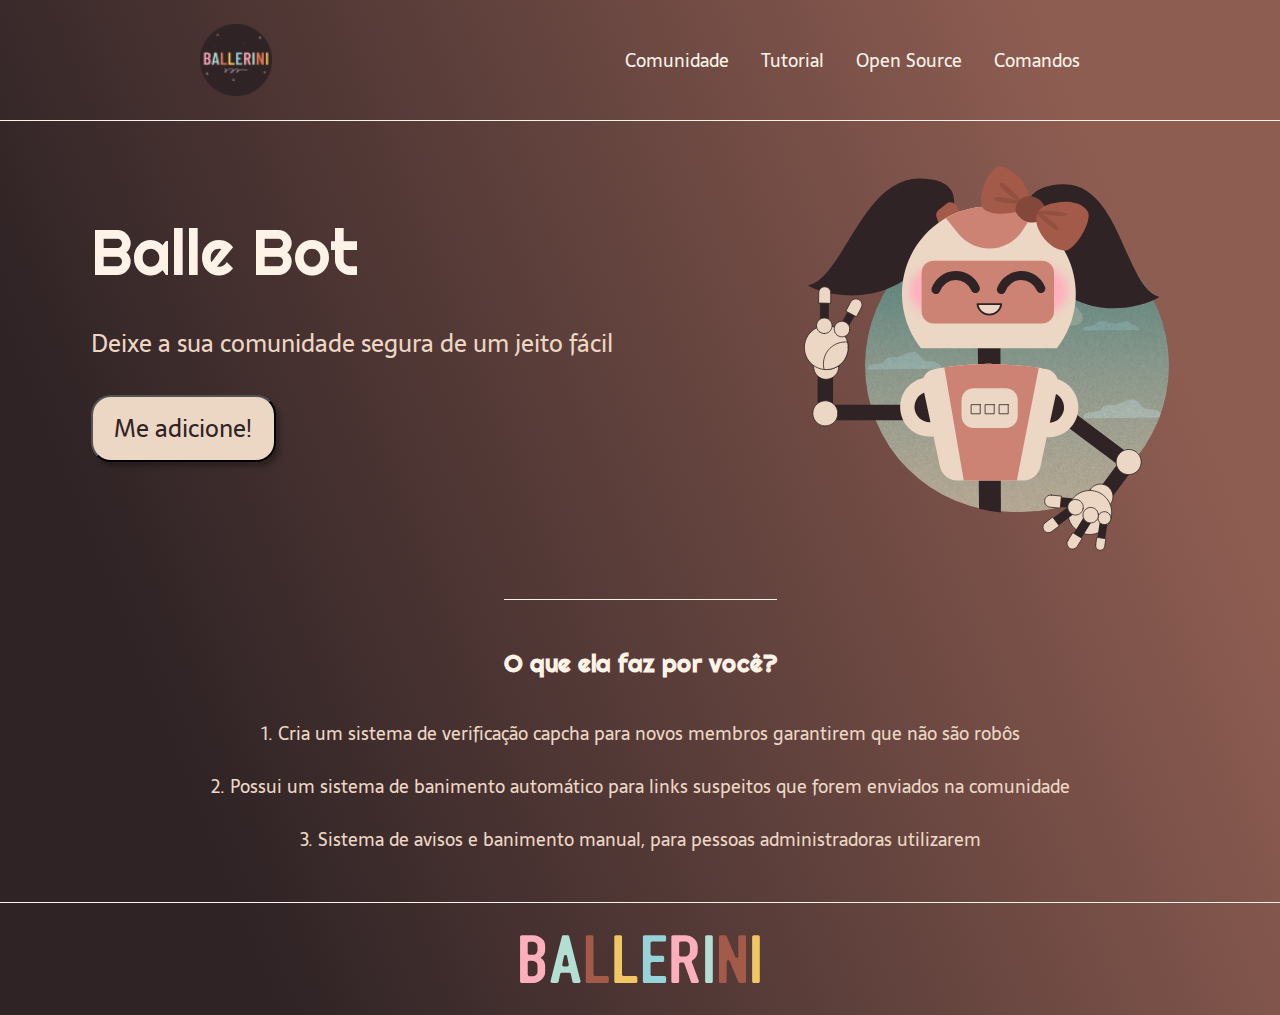
<file: Landing Page - Rafaella Ballerini/html/index.html>
<!DOCTYPE html>
<html lang="pt-br">
<head>
    <meta charset="UTF-8">
    <meta name="viewport" content="width=device-width, initial-scale=1.0">
    <meta name="description" content="Página de prática do desenvolvimento de uma landing page.">
    <title>Landing Page - Portifólio</title>
    <link rel="stylesheet" href="../css/style.css">
</head>
<body>
    <header class="cabecalho">
        <img class="cabecalho-logotipo" src="../imagens/lg-ballerini.png" alt="Logotipo">
        <nav class="cabecalho-menu">
            <a class="cabecalho-menu-item" href="">Comunidade</a>
            <a class="cabecalho-menu-item" href="">Tutorial</a>
            <a class="cabecalho-menu-item" href="">Open Source</a>
            <a class="cabecalho-menu-item" href="">Comandos</a>
        </nav><!--Menu de navegação-->
    </header> <!--Cabeçalho-->

    <main class="cntd">
        <section class="cntd-sessao1">
            <div class="cntd-sessao1-div">
                <h1 class="cntd-sessao1-div-h1">Balle Bot</h1>
                <h2 class="cntd-sessao1-div-h2">Deixe a sua comunidade segura de um jeito fácil</h2>
                <button class="cntd-sessao1-div-button">Me adicione!</button>
            </div>

            <img class="cntd-sessao1-img" src="../imagens/balle-bot.svg" alt="Imagens Balle Bot">
        </section> <!--Tag de sessão divide os conteúdos-->

        <section class="cntd-sessao2">
            <h3 class="cntd-sessao2-h3">O que ela faz por você?</h3>
            <p class="cntd-sessao2-p">1. Cria um <strong  class="cntd-sessao2-p-strong">sistema de verificação capcha</strong> para novos membros garantirem que não são robôs</p>
            <p class="cntd-sessao2-p">2. Possui um <strong class="cntd-sessao2-p-strong">sistema de banimento automático</strong> para links suspeitos que forem enviados na comunidade</p>
            <p class="cntd-sessao2-p">3. <strong class="cntd-sessao2-p-strong">Sistema de avisos e banimento manual</strong>, para pessoas administradoras utilizarem</p>
        </section>
    </main><!--Conteúdo principal-->

    <footer class="rodape">
        <img class="rodape-img" src="../imagens/BALLERINI.svg" alt="Logotipo 2 Ballerini">
    </footer><!--Conteúdo Final-->
</body>
</html>
</file>
<file: Landing Page - Rafaella Ballerini/css/style.css>
@charset 'UTF-08';

@import url('https://fonts.googleapis.com/css2?family=Righteous&display=swap'); /*IMPORTE FONTE: Righteous*/
@import url('https://fonts.googleapis.com/css2?family=Sarala:wght@400;700&display=swap'); /*IMPORTE FONTE: Sarala*/

/*
font-family: 'Righteous', cursive;
font-family: 'Sarala', sans-serif;
*/

/*Reset Css*/
    * {
        margin: 0%;
        padding: 0%;
        text-decoration: none;
        box-sizing: border-box;
    }

/*Informações gerais do Corpo*/
    body {
        font-size: 100%;
        background: linear-gradient(68.15deg, #2F2325 16.62%, #8E5D52 85.61%);
    }

/*CONFIGURAÇÃO DE ESTILO DO HEADER*/
    .cabecalho {
        display: flex;
        flex-direction: row;
        align-items: center;
        justify-content: space-around;
        padding: 24px;
    }

    .cabecalho-logotipo {
        height: 72px;
    }

    .cabecalho-menu {
        display: flex;
        gap: 32px;
    }

    .cabecalho-menu-item {
        font-family: 'Sarala', sans-serif;
        color: #FFF2E7;
        font-size: 18px;
        font-weight: 400;
    }

/*CONFIGURAÇÃO DE ESTILO DO MAIN*/

    /*Sessão 01*/
        .cntd {
            border-top: 0.4px solid #FFF2E7;
            margin-bottom: 48px;
        }
        
        .cntd-sessao1 {
            display: flex;
            flex-direction: row;
            justify-content: space-around;
            align-items: center;
        }

        .cntd-sessao1-div {
            display: flex;
            flex-direction: column;
            gap: 32px;
            
        }
        .cntd-sessao1-div-h1 {
            font-family: 'Righteous', cursive;
            font-size: 64px;
            color: #FFF2E7;
            font-weight: 400;
        }

        .cntd-sessao1-div-h2 {
            font-family: 'Sarala', sans-serif;
            font-size: 24px;
            color: #ECD6C4;
            font-weight: 400;
        }

        .cntd-sessao1-div-button {
            /*Font*/
            font-family: 'Sarala', sans-serif;
            font-size: 24px;
            color: #2F2325;
            text-align: center;
            
            /*Button*/
            width: 185px;  /*Largura*/
            height: 67px; /*Altura*/
            background-color: #ECD6C4;
            box-shadow: 4px 5px 4px rgba(0, 0, 0, 0.25);
            border-radius: 20px;            
        }

        .cntd-sessao1-div-button:hover {
            background-color: #2F2325;
            color: #FFF2E7
        }

        .cntd-sessao1-img {
            height: 430px;
        }

    /*Sessão 2*/
        .cntd-sessao2 {
            display: flex;
            flex-direction: column;
            align-items: center;
            gap: 24px;
            margin-top: 48px;
        }
        .cntd-sessao2-h3 {
            /*h3*/
            font-family: 'Righteous', cursive;
            font-size: 24px;
            color: #FFF2E7;
            padding-top: 48px;
            margin-bottom: 16px;
            /*Border*/
            border-top: 0.4px solid #FFF2E7 ;
        }
        .cntd-sessao2-p {
            font-family: 'Sarala', sans-serif;
            font-size: 18px;
            color: #ECD6C4;
            font-weight: 300;
        }

/*CONFIGURAÇÃO DE ESTILO DO RODAPÉ*/
    .rodape{
        border-top: 0.4px solid #FFF2E7;
        padding: 32px;
    }
    .rodape-img {
        height: 48px;
        display: block;
        margin: auto;
    }
</file>
